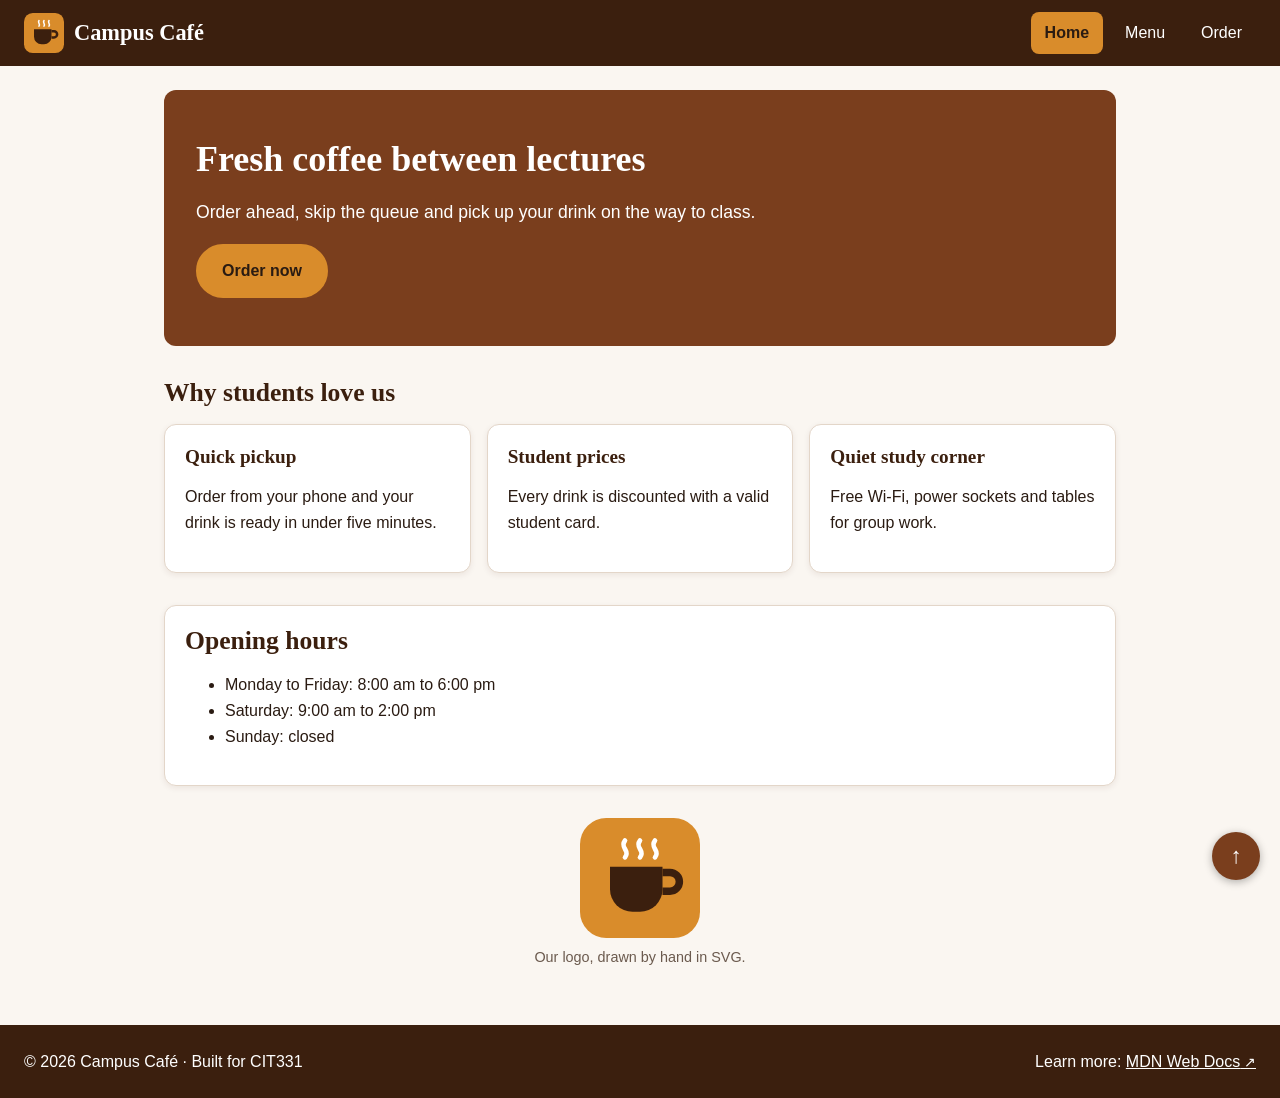
<file: index.html>
<!DOCTYPE html>
<html lang="en">
<head>
  <meta charset="UTF-8">
  <meta name="viewport" content="width=device-width, initial-scale=1.0">
  <meta name="description" content="Campus Café: fresh coffee, snacks and a quiet study space.">
  <title>Campus Café | Home</title>
  <link rel="stylesheet" href="css/styles.css">
</head>
<body id="top">
  <a class="skip-link" href="#main">Skip to main content</a>
 
  <header class="site-header">
    <a class="brand" href="index.html">
      <img src="assets/logo.svg" alt="" width="40" height="40">
      <span>Campus Café</span>
    </a>
    <nav aria-label="Main">
      <ul class="nav-list">
        <li><a href="index.html" class="active" aria-current="page">Home</a></li>
        <li><a href="menu.html">Menu</a></li>
        <li><a href="order.html">Order</a></li>
      </ul>
    </nav>
  </header>
 
  <main id="main">
    <section class="hero">
      <h1>Fresh coffee between lectures</h1>
      <p>Order ahead, skip the queue and pick up your drink on the way to class.</p>
      <a class="btn" href="order.html">Order now</a>
    </section>
 
    <section class="highlights">
      <h2>Why students love us</h2>
      <div class="card-row">
        <article class="card">
          <h3>Quick pickup</h3>
          <p>Order from your phone and your drink is ready in under five minutes.</p>
        </article>
        <article class="card">
          <h3>Student prices</h3>
          <p>Every drink is discounted with a valid student card.</p>
        </article>
        <article class="card">
          <h3>Quiet study corner</h3>
          <p>Free Wi-Fi, power sockets and tables for group work.</p>
        </article>
      </div>
    </section>
 
    <aside class="card notice">
      <h2>Opening hours</h2>
      <ul>
        <li>Monday to Friday: <time datetime="08:00">8:00 am</time> to <time datetime="18:00">6:00 pm</time></li>
        <li>Saturday: <time datetime="09:00">9:00 am</time> to <time datetime="14:00">2:00 pm</time></li>
        <li>Sunday: closed</li>
      </ul>
    </aside>
 
    <figure class="logo-figure">
      <img src="assets/logo.svg" alt="Campus Café logo: a coffee cup with steam" width="120" height="120">
      <figcaption>Our logo, drawn by hand in SVG.</figcaption>
    </figure>
  </main>
 
  <footer class="site-footer">
    <p>&copy; 2026 Campus Café &middot; Built for CIT331</p>
    <p>Learn more: <a href="https://developer.mozilla.org/" target="_blank" rel="noopener noreferrer">MDN Web Docs</a></p>
  </footer>
 
  <a class="back-to-top" href="#top" aria-label="Back to top">&uarr;</a>
</body>
</html>
</file>
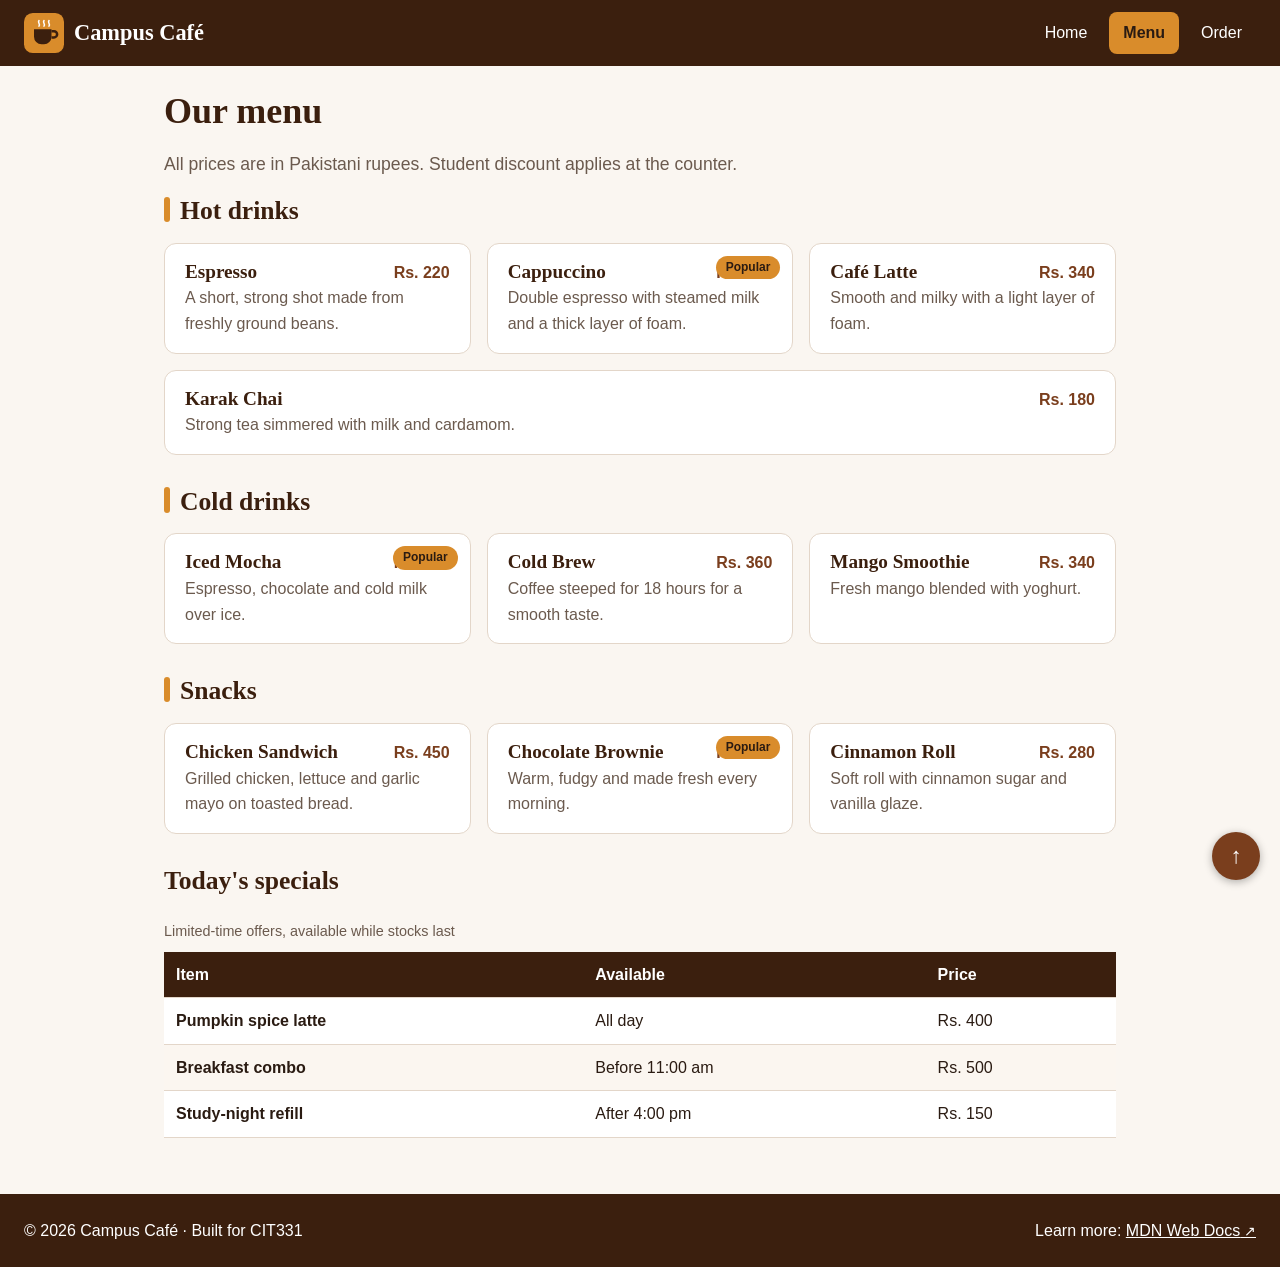
<file: menu.html>
<!DOCTYPE html>
<html lang="en">
<head>
  <script src="js/order.js" defer></script>
  <meta charset="UTF-8">
  <meta name="viewport" content="width=device-width, initial-scale=1.0">
  <meta name="description" content="The Campus Café menu: hot drinks, cold drinks and snacks.">
  <title>Campus Café | Menu</title>
  <link rel="stylesheet" href="css/styles.css">
</head>
<body id="top">
  <a class="skip-link" href="#main">Skip to main content</a>
 
  <header class="site-header">
    <a class="brand" href="index.html">
      <img src="assets/logo.svg" alt="" width="40" height="40">
      <span>Campus Café</span>
    </a>
    <nav aria-label="Main">
      <ul class="nav-list">
        <li><a href="index.html">Home</a></li>
        <li><a href="menu.html" class="active" aria-current="page">Menu</a></li>
        <li><a href="order.html">Order</a></li>
      </ul>
    </nav>
  </header>
 
  <main id="main">
    <h1>Our menu</h1>
    <p>All prices are in Pakistani rupees. Student discount applies at the counter.</p>
 
    <section class="menu-group">
      <h2>Hot drinks</h2>
      <div class="menu-list">
        <article class="menu-item">
          <div class="item-head">
            <h3>Espresso</h3>
            <span class="price">Rs. 220</span>
          </div>
          <p>A short, strong shot made from freshly ground beans.</p>
        </article>
        <article class="menu-item">
          <span class="badge">Popular</span>
          <div class="item-head">
            <h3>Cappuccino</h3>
            <span class="price">Rs. 320</span>
          </div>
          <p>Double espresso with steamed milk and a thick layer of foam.</p>
        </article>
        <article class="menu-item">
          <div class="item-head">
            <h3>Caf&eacute; Latte</h3>
            <span class="price">Rs. 340</span>
          </div>
          <p>Smooth and milky with a light layer of foam.</p>
        </article>
        <article class="menu-item">
          <div class="item-head">
            <h3>Karak Chai</h3>
            <span class="price">Rs. 180</span>
          </div>
          <p>Strong tea simmered with milk and cardamom.</p>
        </article>
      </div>
    </section>

      <!-- Step 2.4: add the Cold drinks and Snacks sections here -->

    <section class="menu-group">
      <h2>Cold drinks</h2>
      <div class="menu-list">
        <article class="menu-item">
            <span class="badge">Popular</span>
          <div class="item-head">
            <h3>Iced Mocha</h3>
            <span class="price">Rs. 380</span>
          </div>
          <p>Espresso, chocolate and cold milk over ice.</p>
        </article>
        <article class="menu-item">
          <div class="item-head">
            <h3>Cold Brew</h3>
            <span class="price">Rs. 360</span>
          </div>
          <p>Coffee steeped for 18 hours for a smooth taste.</p>
        </article>
        <article class="menu-item">
          <div class="item-head">
            <h3>Mango Smoothie</h3>
            <span class="price">Rs. 340</span>
          </div>
          <p>Fresh mango blended with yoghurt.</p>
        </article>
      </div>
    </section>
    
    <section class="menu-group">
        <h2>Snacks</h2>
        <div class="menu-list">
            <article class="menu-item">
            <div class="item-head">
                <h3>Chicken Sandwich</h3>
                <span class="price">Rs. 450</span>
            </div>
            <p>Grilled chicken, lettuce and garlic mayo on toasted bread.</p>
            </article>
            <article class="menu-item">
            <span class="badge">Popular</span>
            <div class="item-head">
                <h3>Chocolate Brownie</h3>
                <span class="price">Rs. 250</span>
            </div>
            <p>Warm, fudgy and made fresh every morning.</p>
            </article>
            <article class="menu-item">
            <div class="item-head">
                <h3>Cinnamon Roll</h3>
                <span class="price">Rs. 280</span>
            </div>
            <p>Soft roll with cinnamon sugar and vanilla glaze.</p>
            </article>
        </div>
        </section>
    
  
 
    <section class="specials">
      <h2>Today's specials</h2>
      <div class="table-wrap">
        <table>
          <caption>Limited-time offers, available while stocks last</caption>
          <thead>
            <tr>
              <th scope="col">Item</th>
              <th scope="col">Available</th>
              <th scope="col">Price</th>
            </tr>
          </thead>
          <tbody>
            <tr><th scope="row">Pumpkin spice latte</th><td>All day</td><td>Rs. 400</td></tr>
            <tr><th scope="row">Breakfast combo</th><td>Before 11:00 am</td><td>Rs. 500</td></tr>
            <tr><th scope="row">Study-night refill</th><td>After 4:00 pm</td><td>Rs. 150</td></tr>
          </tbody>
        </table>
      </div>
    </section>
  </main>
 
  <footer class="site-footer">
    <p>&copy; 2026 Campus Caf&eacute; &middot; Built for CIT331</p>
    <p>Learn more: <a href="https://developer.mozilla.org/" target="_blank" rel="noopener noreferrer">MDN Web Docs</a></p>
  </footer>
 
  <a class="back-to-top" href="#top" aria-label="Back to top">&uarr;</a>
</body>
</html>
</file>
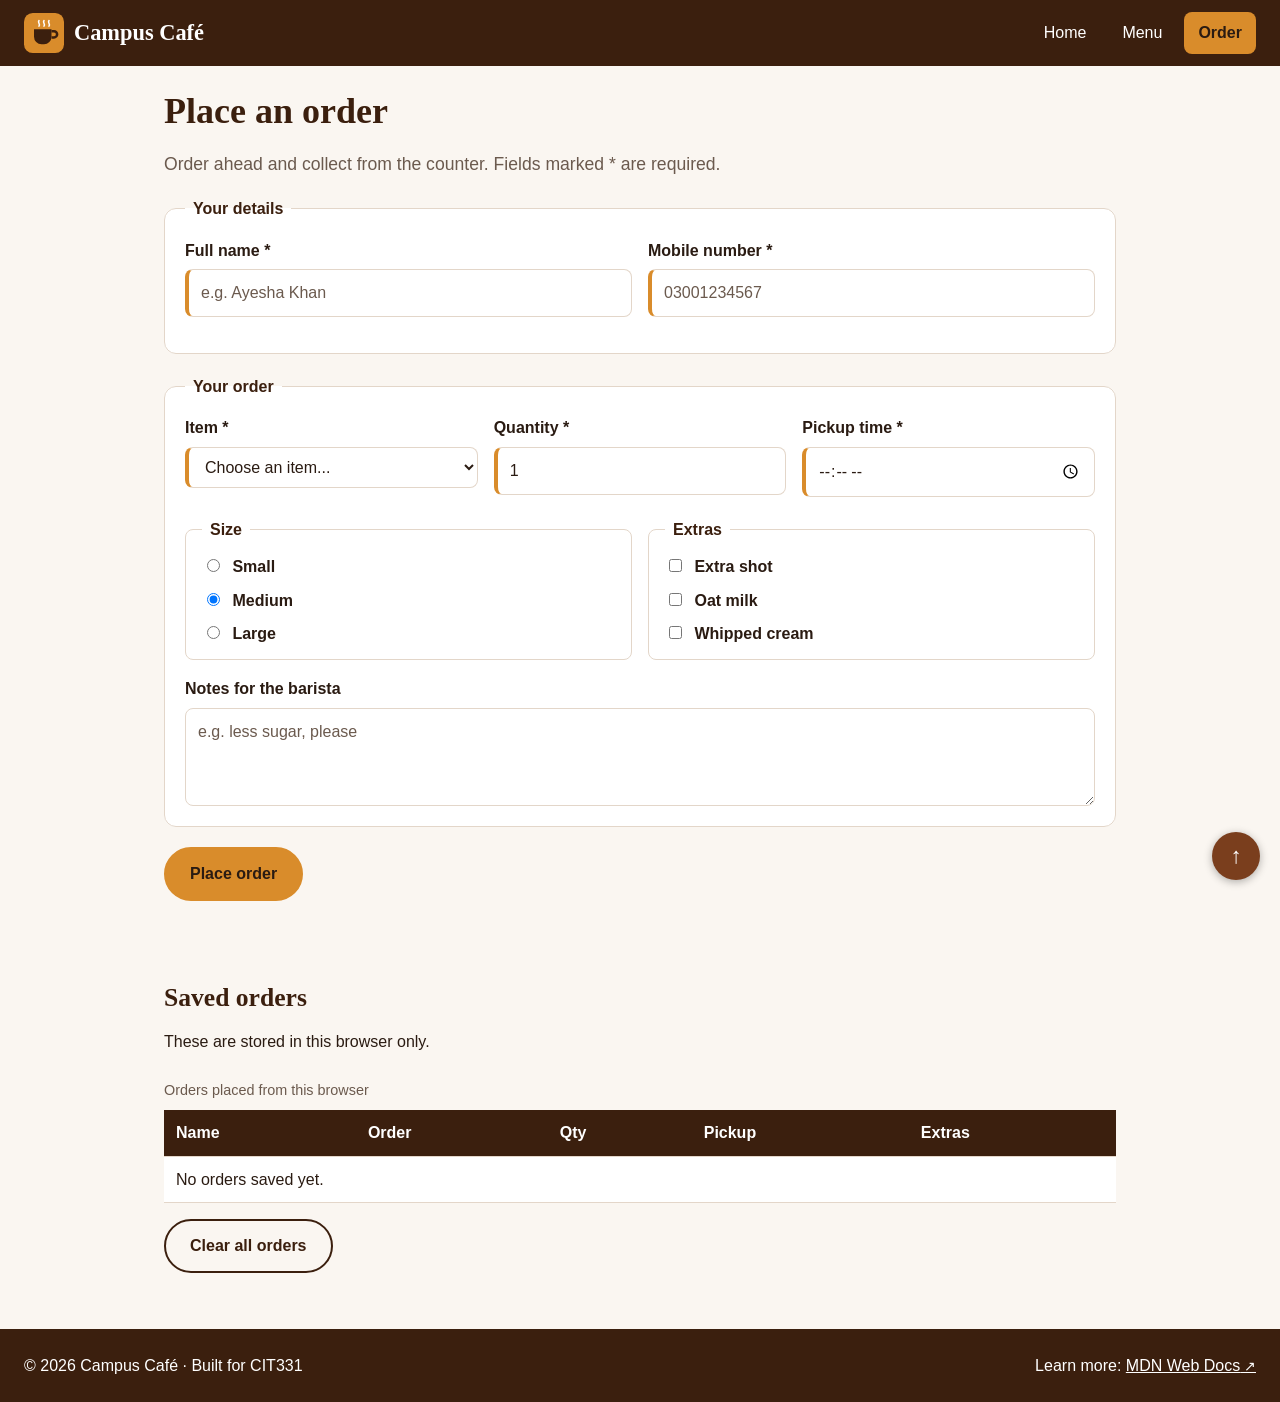
<file: order.html>
<!DOCTYPE html>
<html lang="en">
<head>
  <script src="js/order.js" defer></script>
  <meta charset="UTF-8">
  <meta name="viewport" content="width=device-width, initial-scale=1.0">
  <meta name="description" content="Order ahead from Campus Café and collect at the counter.">
  <title>Campus Café | Order</title>
  <link rel="stylesheet" href="css/styles.css">
</head>
<body id="top">
  <a class="skip-link" href="#main">Skip to main content</a>
 
  <header class="site-header">
    <a class="brand" href="index.html">
      <img src="assets/logo.svg" alt="" width="40" height="40">
      <span>Campus Café</span>
    </a>
    <nav aria-label="Main">
      <ul class="nav-list">
        <li><a href="index.html">Home</a></li>
        <li><a href="menu.html">Menu</a></li>
        <li><a href="order.html" class="active" aria-current="page">Order</a></li>
      </ul>
    </nav>
  </header>
 
  <main id="main">
  <h1>Place an order</h1>
  <p>Order ahead and collect from the counter. Fields marked * are required.</p>
 
  <form id="order-form" action="#" method="post">
    <fieldset>
      <legend>Your details</legend>
      <div class="form-row">
        <div class="field">
          <label for="name">Full name *</label>
          <input type="text" id="name" name="name" required minlength="3"
                 maxlength="50" placeholder="e.g. Ayesha Khan" autocomplete="name">
        </div>
        <div class="field">
          <label for="phone">Mobile number *</label>
          <input type="tel" id="phone" name="phone" required pattern="03[0-9]{9}"
                 title="11 digits starting with 03, for example 03001234567"
                 placeholder="03001234567" autocomplete="tel">
        </div>
      </div>
    </fieldset>
 
    <fieldset>
      <legend>Your order</legend>
      <div class="form-row">
        <div class="field">
          <label for="item">Item *</label>
          <select id="item" name="item" required>
            <option value="">Choose an item...</option>
            <option>Espresso</option>
            <option>Cappuccino</option>
            <option>Cafe Latte</option>
            <option>Karak Chai</option>
            <option>Iced Mocha</option>
            <option>Cold Brew</option>
            <option>Mango Smoothie</option>
            <option>Chicken Sandwich</option>
            <option>Chocolate Brownie</option>
            <option>Cinnamon Roll</option>
          </select>
        </div>
        <div class="field">
          <label for="qty">Quantity *</label>
          <input type="number" id="qty" name="qty" required min="1" max="10" value="1">
        </div>
        <div class="field">
          <label for="pickup">Pickup time *</label>
          <input type="time" id="pickup" name="pickup" required min="08:00" max="18:00">
        </div>
      </div>
 
      <div class="form-row">
        <fieldset class="choice">
          <legend>Size</legend>
          <label><input type="radio" name="size" value="Small"> Small</label>
          <label><input type="radio" name="size" value="Medium" checked> Medium</label>
          <label><input type="radio" name="size" value="Large"> Large</label>
        </fieldset>
        <fieldset class="choice">
          <legend>Extras</legend>
          <label><input type="checkbox" name="extras" value="Extra shot"> Extra shot</label>
          <label><input type="checkbox" name="extras" value="Oat milk"> Oat milk</label>
          <label><input type="checkbox" name="extras" value="Whipped cream"> Whipped cream</label>
        </fieldset>
      </div>
 
      <div class="field">
        <label for="notes">Notes for the barista</label>
        <textarea id="notes" name="notes" rows="3" maxlength="200"
                  placeholder="e.g. less sugar, please"></textarea>
      </div>
    </fieldset>
 
    <button type="submit" class="btn">Place order</button>
    <p id="message" role="status" aria-live="polite"></p>
  </form>
 
  <section class="saved-orders">
    <h2>Saved orders</h2>
    <p>These are stored in this browser only.</p>
    <div class="table-wrap">
      <table>
        <caption>Orders placed from this browser</caption>
        <thead>
          <tr>
            <th scope="col">Name</th>
            <th scope="col">Order</th>
            <th scope="col">Qty</th>
            <th scope="col">Pickup</th>
            <th scope="col">Extras</th>
          </tr>
        </thead>
        <tbody id="orders-body"></tbody>
      </table>
    </div>
    <button type="button" id="clear-orders" class="btn btn-secondary">Clear all orders</button>
  </section>
</main>


 
  <footer class="site-footer">
    <p>&copy; 2026 Campus Café &middot; Built for CIT331</p>
    <p>Learn more: <a href="https://developer.mozilla.org/" target="_blank" rel="noopener noreferrer">MDN Web Docs</a></p>
  </footer>
 
  <a class="back-to-top" href="#top" aria-label="Back to top">&uarr;</a>
</body>
</html>
</file>
<file: css/styles.css>
/* ===== Campus Café: styles.css ===== */
 
/* ---------- 1. Reset, tokens and base typography ---------- */
*, *::before, *::after {
  box-sizing: border-box;
}
 
:root {
  --brand: #7a3e1d;
  --brand-dark: #3b1f0e;
  --accent: #d98c2b;
  --bg: #faf6f1;
  --surface: #ffffff;
  --text: #2a1b12;
  --muted: #6b5a4e;
  --border: #e3d6c9;
  --space: 16px;
  --radius: 12px;
}
 
body {
  margin: 0;
  font-family: "Segoe UI", Arial, sans-serif;
  font-size: 1rem;
  line-height: 1.6;
  color: var(--text);
  background: var(--bg);
}

/* ---------- 2. Headings, links, focus ---------- */
h1, h2, h3 {
  font-family: Georgia, "Times New Roman", serif;
  color: var(--brand-dark);
  line-height: 1.2;
}
h1 { font-size: 2.25rem; margin: 0 0 var(--space); }
h2 { font-size: 1.6rem;  margin: 0 0 var(--space); }
h3 { font-size: 1.2rem;  margin: 0 0 8px; }
 
a { color: var(--brand); }
a:hover {
  color: var(--brand-dark);
  text-decoration-thickness: 3px;
}
 
a:focus-visible,
button:focus-visible,
input:focus-visible,
select:focus-visible,
textarea:focus-visible {
  outline: 3px solid var(--brand);
  outline-offset: 3px;
}

/* ---------- 3. Page shell ---------- */
#main {
  max-width: 1000px;
  margin: 0 auto;
  padding: 24px;
}
main > section,
main > aside,
main > figure {
  margin: 0 0 32px;
}
h1 + p {
  font-size: 1.1rem;
  color: var(--muted);
}
 
/* ---------- 4. Header and navigation ---------- */

.brand {
  color: #fff;
  text-decoration: none;
  font-family: Georgia, "Times New Roman", serif;
  font-size: 1.4rem;
  font-weight: 700;
}
.nav-list {
  list-style: none;
  margin: 12px 0 0;
  padding: 0;
}
.nav-list li { display: inline-block; }
.nav-list a {
  display: inline-block;
  color: #fff;
  text-decoration: none;
  padding: 8px 14px;
  border-radius: 8px;
}
.nav-list a:not(.active):hover {
  background: rgba(255, 255, 255, 0.18);
}
.nav-list a.active {
  background: var(--accent);
  color: var(--text);
  font-weight: 700;
}
 
/* ---------- 5. Footer ---------- */
.site-footer {
  background: var(--brand-dark);
  color: #fff;
  padding: 20px 24px;
}
.site-footer p { margin: 4px 0; }
.site-footer a { color: #fff; }

/* ---------- 6. Hero, buttons, cards ---------- */
.hero {
  background: var(--brand);
  color: #fff;
  padding: 48px 32px;
  border-radius: var(--radius);
}
.hero h1,
.hero p {
  color: #fff;
}
.hero h1 { margin-bottom: 12px; }
 
.btn {
  display: inline-block;
  background: var(--accent);
  color: var(--text);
  font: inherit;
  font-weight: 700;
  padding: 12px 24px;
  border: 2px solid var(--accent);
  border-radius: 999px;
  text-decoration: none;
  cursor: pointer;
}
.btn:hover {
  background: var(--brand-dark);
  border-color: var(--brand-dark);
  color: #fff;
}
.btn-secondary {
  background: transparent;
  color: var(--brand-dark);
  border-color: var(--brand-dark);
}
.btn-secondary:hover {
  background: var(--brand-dark);
  color: #fff;
}
 
.card {
  background: var(--surface);
  border: 1px solid var(--border);
  border-radius: var(--radius);
  padding: 20px;
  box-shadow: 0 2px 6px rgba(59, 31, 14, 0.08);
}
.logo-figure { text-align: center; }
figcaption { color: var(--muted); font-size: 0.9rem; }

/* ---------- 7. Menu, tables ---------- */
.menu-group h2::before {
  content: "";
  display: inline-block;
  width: 6px;
  height: 1em;
  margin-right: 10px;
  background: var(--accent);
  border-radius: 3px;
  vertical-align: -0.12em;
}
.menu-item {
  background: var(--surface);
  border: 1px solid var(--border);
  border-radius: var(--radius);
  padding: 16px 20px;
  margin-bottom: 16px;
}
.menu-item p { margin: 0; color: var(--muted); }
.item-head h3 { margin: 0; }
.price { font-weight: 700; color: var(--brand); }
 
table {
  width: 100%;
  border-collapse: collapse;
  background: var(--surface);
}
caption {
  text-align: left;
  padding: 8px 0;
  color: var(--muted);
  font-size: 0.9rem;
}
th, td {
  text-align: left;
  padding: 10px 12px;
  border-bottom: 1px solid var(--border);
}
thead th {
  background: var(--brand-dark);
  color: #fff;
}
tbody th { font-weight: 600; }
tbody tr:nth-child(even) { background: #fbf6f0; }
 
/* ---------- 8. Attribute selectors and pseudo-elements ---------- */
a[href^="http"]::after {
  content: " \2197";
  font-size: 0.85em;
}

/* ---------- 9. Forms ---------- */
form > fieldset {
  background: var(--surface);
  border: 1px solid var(--border);
  border-radius: var(--radius);
  padding: 16px 20px;
  margin: 0 0 20px;
}
legend {
  font-weight: 700;
  padding: 0 8px;
  color: var(--brand-dark);
}
label { font-weight: 600; }
 
input, select, textarea {
  font: inherit;
  width: 100%;
  padding: 10px 12px;
  border: 1px solid var(--border);
  border-radius: 8px;
  background: #fff;
  color: var(--text);
}
input[type="radio"],
input[type="checkbox"] {
  width: auto;
  margin-right: 8px;
}
input[required],
select[required] {
  border-left: 4px solid var(--accent);
}
input[placeholder]:not(:placeholder-shown):invalid {
  border-color: #b3261e;
}
::placeholder {
  color: var(--muted);
  opacity: 1;
}
#message {
  min-height: 1.6em;
  font-weight: 600;
  color: #0a6b50;
}
/* ---------- 10. Positioning ---------- */
 
/* sticky: stays at the top while the page scrolls */

 
/* absolute: placed inside its nearest positioned parent */
.menu-item { position: relative; }
.badge {
  position: absolute;
  top: 12px;
  right: 12px;
  background: var(--accent);
  color: var(--text);
  font-size: 0.75rem;
  font-weight: 700;
  padding: 2px 10px;
  border-radius: 999px;
}
 
/* fixed: stays in the corner of the screen */
.back-to-top {
  position: fixed;
  right: 20px;
  bottom: 20px;
  width: 48px;
  height: 48px;
  display: flex;
  align-items: center;
  justify-content: center;
  background: var(--brand);
  color: #fff;
  font-size: 1.4rem;
  text-decoration: none;
  border-radius: 50%;
  box-shadow: 0 2px 8px rgba(0, 0, 0, 0.3);
}
.back-to-top:hover { background: var(--brand-dark); color: #fff; }
 
/* skip link: parked off-screen until it gets keyboard focus */
.skip-link {
  position: absolute;
  left: -9999px;
  top: 0;
}
.skip-link:focus {
  left: 8px;
  top: 8px;
  z-index: 200;
  background: #fff;
  color: var(--brand-dark);
  padding: 8px 14px;
  border-radius: 8px;
}

/* ---------- 11. Flexbox: header, nav, footer ---------- */
.site-header {
  display: flex;
  flex-wrap: wrap;
  align-items: center;
  justify-content: space-between;
  gap: 12px;
  position: sticky;
  top: 0;
  z-index: 100;
  background: var(--brand-dark);
  color: #fff;
  padding: 12px 24px;
}


.brand {
  display: flex;
  align-items: center;
  gap: 10px;
}
.nav-list {
  display: flex;
  gap: 8px;
  margin: 0;
}
 
.site-footer {
  display: flex;
  flex-wrap: wrap;
  align-items: center;
  justify-content: space-between;
  gap: 8px 24px;
}

/* ---------- 12. Flexbox: cards and menu ---------- */
.card-row {
  display: flex;
  flex-wrap: wrap;
  gap: 16px;
}
.card-row > .card {
  flex: 1 1 260px;
}
 
.menu-list {
  display: flex;
  flex-wrap: wrap;
  gap: 16px;
}
.menu-item {
  flex: 1 1 300px;
  margin-bottom: 0;
}
.item-head {
  display: flex;
  justify-content: space-between;
  align-items: baseline;
  gap: 12px;
}
 
/* keep the footer at the bottom of short pages */
body {
  min-height: 100vh;
  display: flex;
  flex-direction: column;
}
#main {
  width: 100%;
  flex: 1;
}

/* ---------- 13. Flexbox: form layout ---------- */
.form-row {
  display: flex;
  flex-wrap: wrap;
  gap: 16px;
  margin-bottom: 16px;
}
.form-row > .field,
.form-row > .choice {
  flex: 1 1 220px;
}
.field {
  display: flex;
  flex-direction: column;
  gap: 6px;
  margin-bottom: 4px;
}
 
fieldset.choice {
  display: flex;
  flex-direction: column;
  gap: 8px;
  margin: 0;
  border: 1px solid var(--border);
  border-radius: 8px;
  padding: 12px 16px;
}
 
.saved-orders { margin-top: 40px; }
.table-wrap { overflow-x: auto; margin-bottom: 16px; }

/* ---------- 14. Responsive ---------- */
img {
  max-width: 100%;
  height: auto;
}
 
@media (max-width: 768px) {
  h1 { font-size: 1.9rem; }
  #main { padding: 16px; }
  .hero { padding: 32px 20px; }
  .site-header { flex-direction: column; align-items: flex-start; }
}
 
@media (max-width: 480px) {
  .nav-list { flex-wrap: wrap; }
  .btn { display: block; width: 100%; text-align: center; }
  .site-footer { flex-direction: column; align-items: flex-start; }
}
</file>
